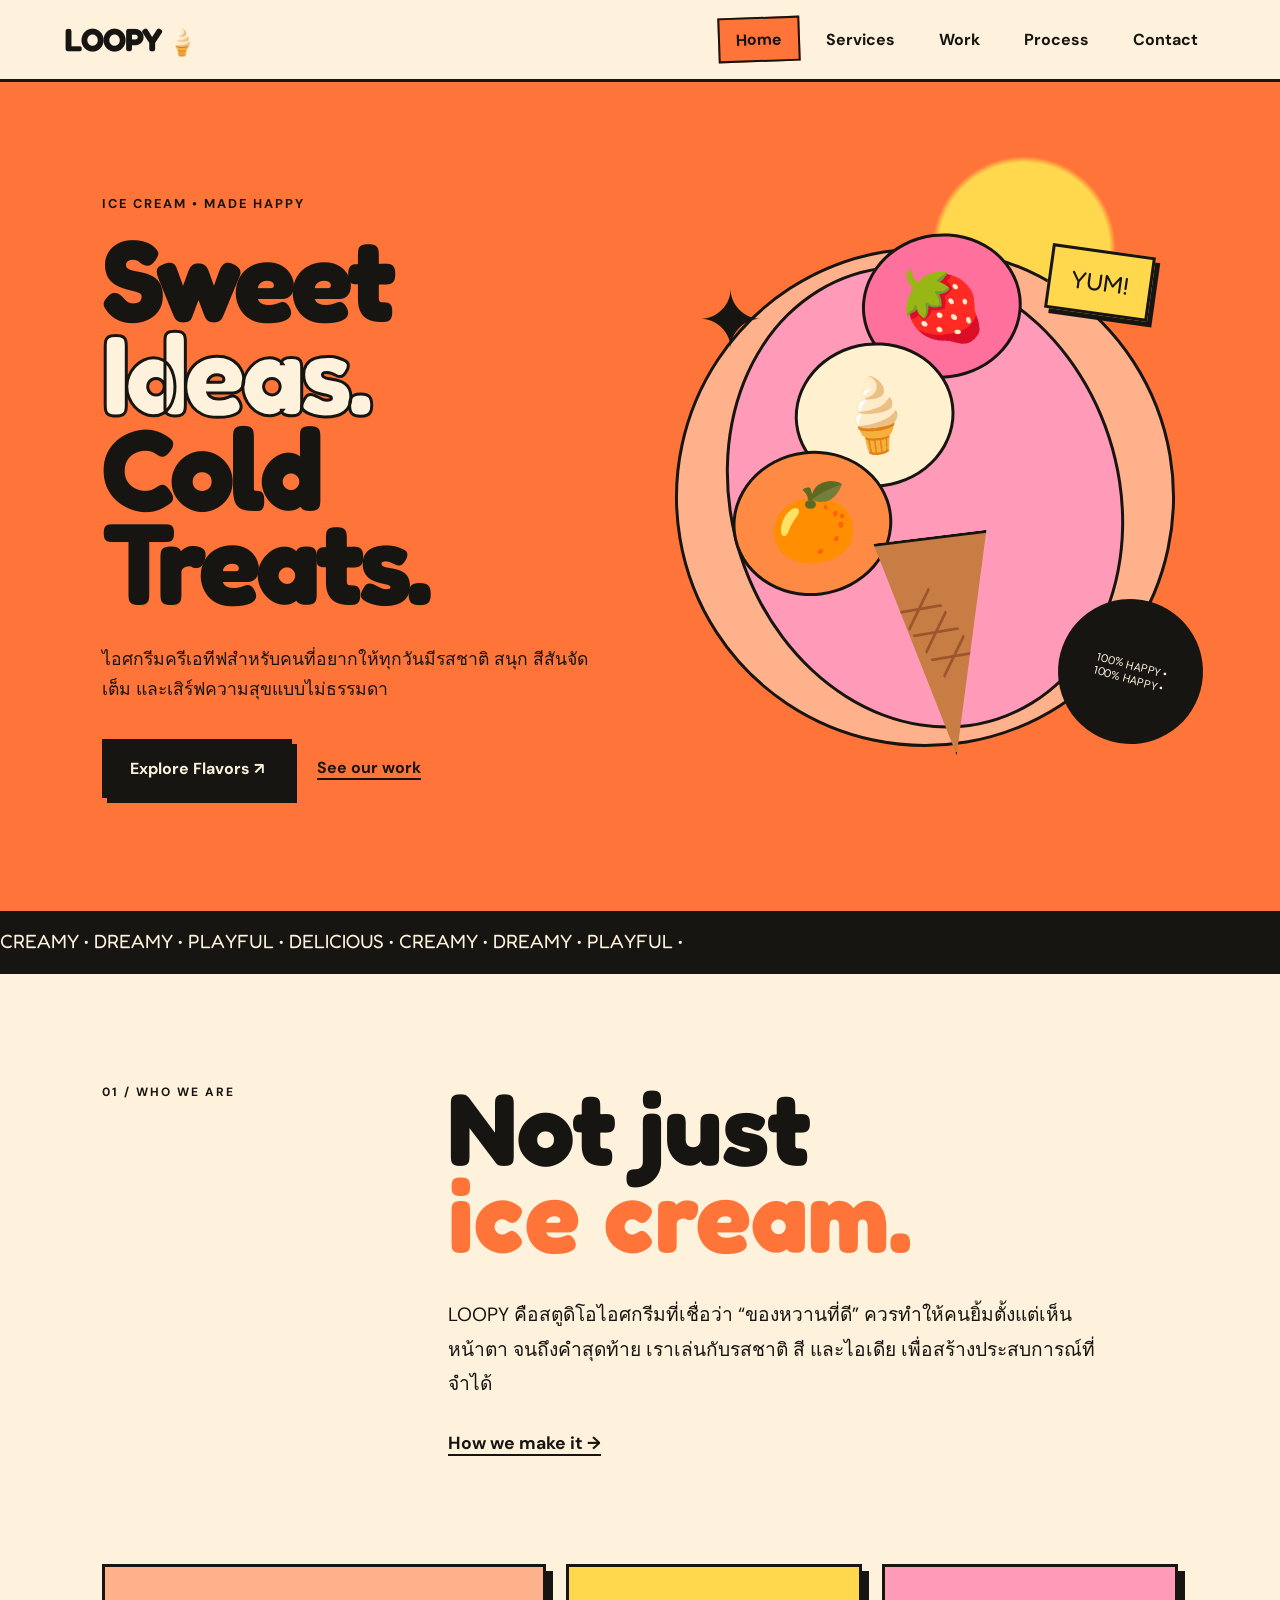
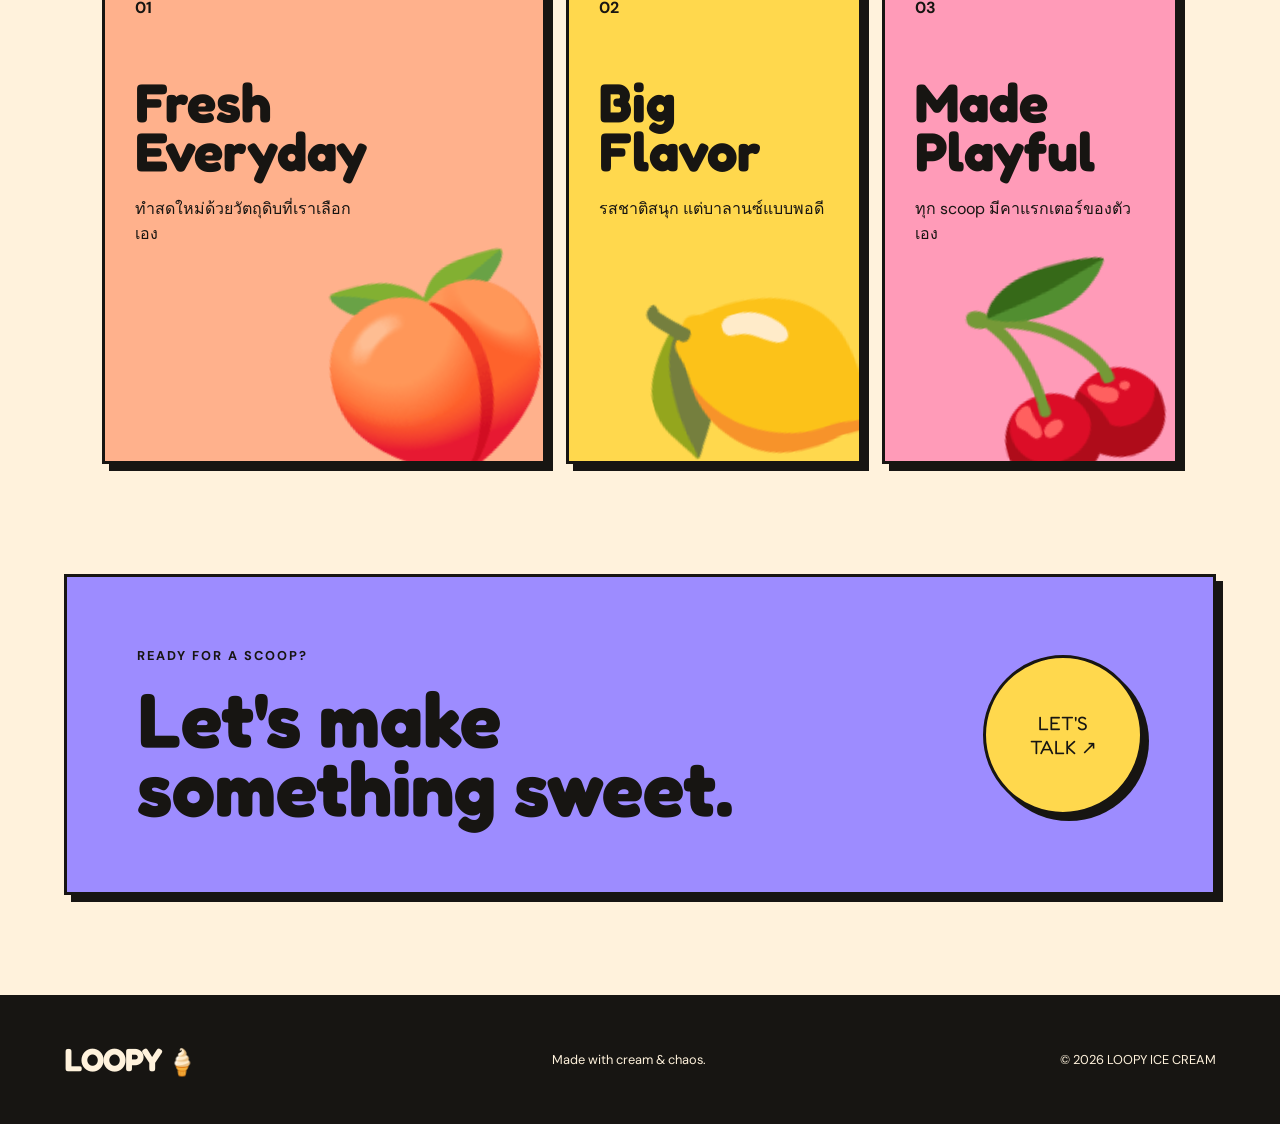
<file: index.html>
<!DOCTYPE html>
<html lang="th">
<head>
  <meta charset="UTF-8">
  <meta name="viewport" content="width=device-width, initial-scale=1.0">
  <title>LOOPY — Ice Cream Studio</title>
  <link rel="stylesheet" href="style.css">
</head>
<body>

<header class="navbar">
  <a href="index.html" class="logo">LOOPY<span>🍦</span></a>
  <button class="menu-toggle" aria-label="Open menu">☰</button>
  <nav>
    <a href="index.html" class="active">Home</a>
    <a href="services.html">Services</a>
    <a href="work.html">Work</a>
    <a href="process.html">Process</a>
    <a href="contact.html">Contact</a>
  </nav>
</header>

<main>

<section class="hero">
  <div class="hero-copy reveal">
    <p class="eyebrow">ICE CREAM • MADE HAPPY</p>
    <h1>Sweet<br><span>Ideas.</span><br>Cold Treats.</h1>
    <p class="hero-text">
      ไอศกรีมครีเอทีฟสำหรับคนที่อยากให้ทุกวันมีรสชาติ
      สนุก สีสันจัดเต็ม และเสิร์ฟความสุขแบบไม่ธรรมดา
    </p>
    <div class="hero-actions">
      <a class="btn btn-dark" href="services.html">Explore Flavors ↗</a>
      <a class="text-link" href="work.html">See our work</a>
    </div>
  </div>

  <div class="hero-art reveal">
    <div class="blob blob-orange"></div>
    <div class="blob blob-pink"></div>
    <div class="star">✦</div>
    <div class="circle-text">100% HAPPY • 100% HAPPY •</div>
    <div class="icecream-main">
      <div class="scoop scoop-pink">🍓</div>
      <div class="scoop scoop-cream">🍦</div>
      <div class="scoop scoop-orange">🍊</div>
      <div class="cone">▲</div>
    </div>
    <div class="sticker">YUM!</div>
  </div>
</section>

<section class="ticker">
  <div>CREAMY • DREAMY • PLAYFUL • DELICIOUS • CREAMY • DREAMY • PLAYFUL •</div>
</section>

<section class="intro section">
  <div class="section-label">01 / WHO WE ARE</div>
  <div>
    <h2>Not just<br><em>ice cream.</em></h2>
    <p>
      LOOPY คือสตูดิโอไอศกรีมที่เชื่อว่า “ของหวานที่ดี”
      ควรทำให้คนยิ้มตั้งแต่เห็นหน้าตา จนถึงคำสุดท้าย
      เราเล่นกับรสชาติ สี และไอเดีย เพื่อสร้างประสบการณ์ที่จำได้
    </p>
    <a class="arrow-link" href="process.html">How we make it →</a>
  </div>
</section>

<section class="feature-grid section">
  <div class="feature-card big peach">
    <span>01</span>
    <h3>Fresh<br>Everyday</h3>
    <p>ทำสดใหม่ด้วยวัตถุดิบที่เราเลือกเอง</p>
    <div class="giant-emoji">🍑</div>
  </div>

  <div class="feature-card yellow">
    <span>02</span>
    <h3>Big<br>Flavor</h3>
    <p>รสชาติสนุก แต่บาลานซ์แบบพอดี</p>
    <div class="giant-emoji">🍋</div>
  </div>

  <div class="feature-card pink">
    <span>03</span>
    <h3>Made<br>Playful</h3>
    <p>ทุก scoop มีคาแรกเตอร์ของตัวเอง</p>
    <div class="giant-emoji">🍒</div>
  </div>
</section>

<section class="cta-banner">
  <div>
    <p class="eyebrow">READY FOR A SCOOP?</p>
    <h2>Let's make<br>something sweet.</h2>
  </div>
  <a href="contact.html" class="circle-btn">LET'S<br>TALK ↗</a>
</section>

</main>

<footer>
  <div class="logo">LOOPY<span>🍦</span></div>
  <p>Made with cream & chaos.</p>
  <p>© 2026 LOOPY ICE CREAM</p>
</footer>

<script src="script.js"></script>
</body>
</html>
</file>
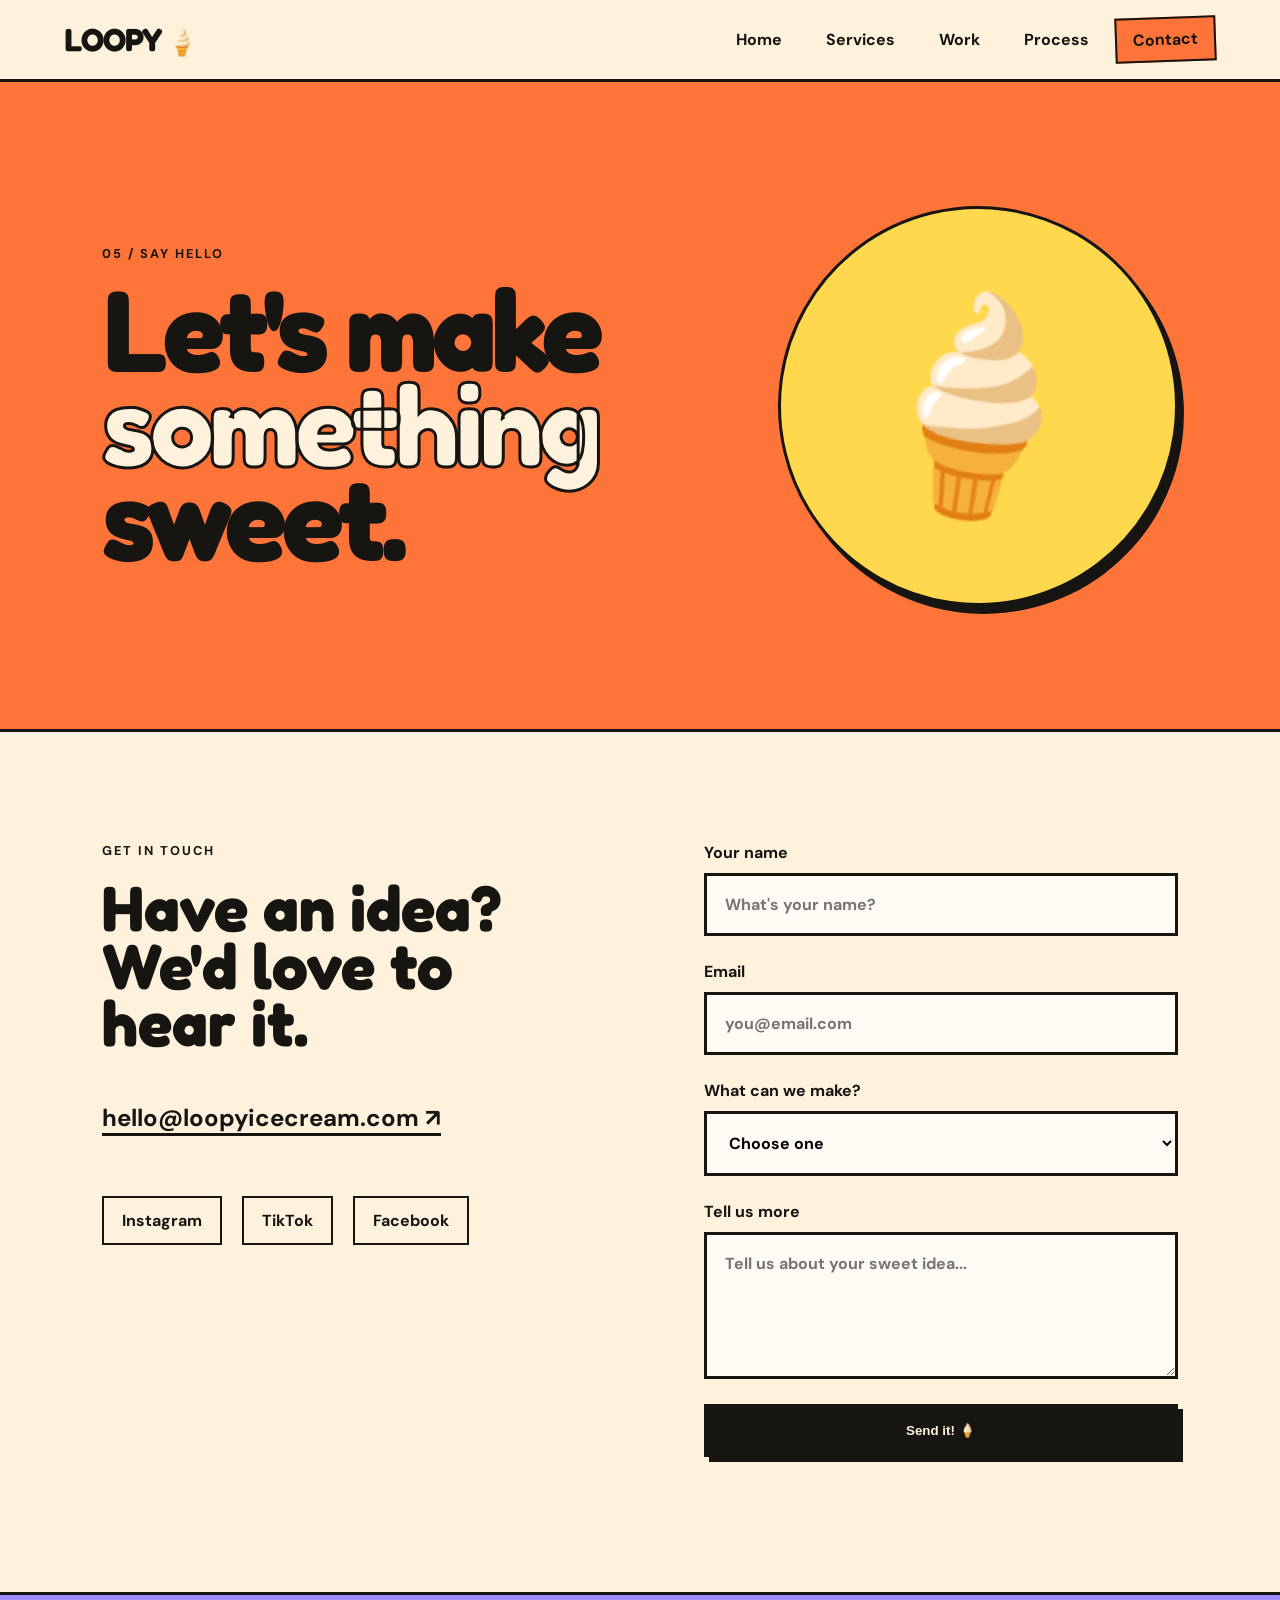
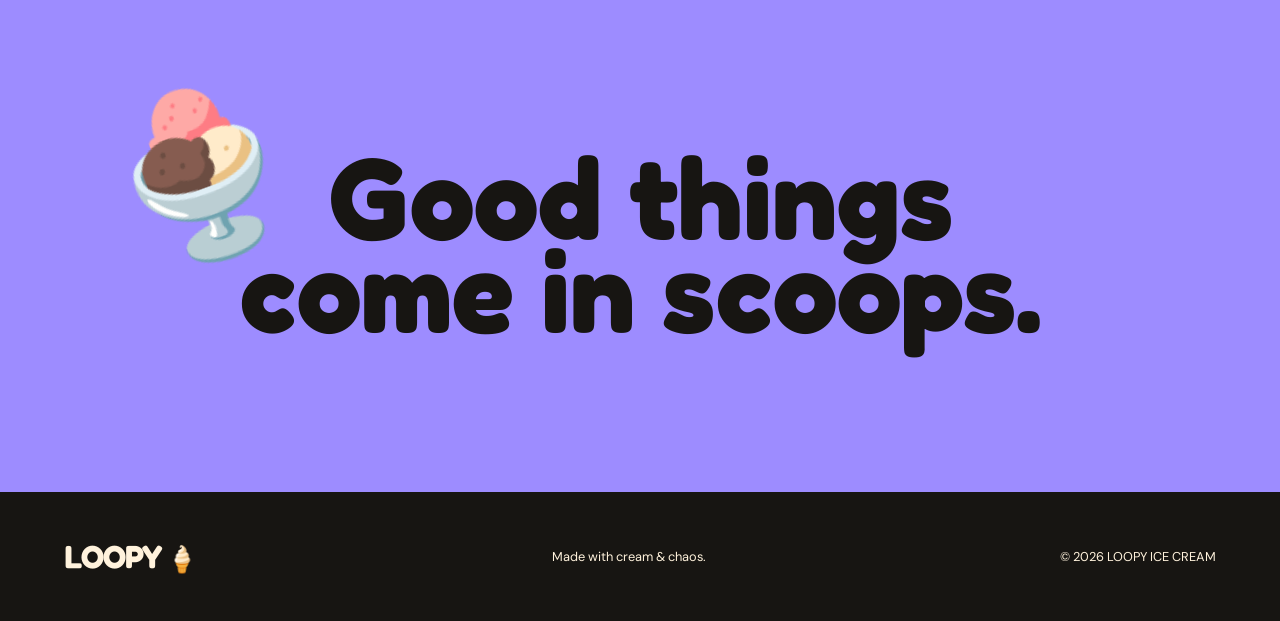
<file: contact.html>
<!DOCTYPE html>
<html lang="th">
<head>
  <meta charset="UTF-8">
  <meta name="viewport" content="width=device-width, initial-scale=1.0">
  <title>LOOPY — Contact</title>
  <link rel="stylesheet" href="style.css">
</head>
<body>

<header class="navbar">
  <a href="index.html" class="logo">LOOPY<span>🍦</span></a>
  <button class="menu-toggle">☰</button>
  <nav>
    <a href="index.html">Home</a>
    <a href="services.html">Services</a>
    <a href="work.html">Work</a>
    <a href="process.html">Process</a>
    <a href="contact.html" class="active">Contact</a>
  </nav>
</header>

<main>

<section class="contact-hero">
  <div>
    <p class="eyebrow">05 / SAY HELLO</p>
    <h1>Let's make<br><span>something</span><br>sweet.</h1>
  </div>
  <div class="contact-emoji">🍦</div>
</section>

<section class="contact-section section">

  <div class="contact-info">
    <p class="eyebrow">GET IN TOUCH</p>
    <h2>Have an idea?<br>We'd love to hear it.</h2>

    <a href="mailto:hello@loopyicecream.com" class="big-email">
      hello@loopyicecream.com ↗
    </a>

    <div class="socials">
      <a href="#">Instagram</a>
      <a href="#">TikTok</a>
      <a href="#">Facebook</a>
    </div>
  </div>

  <form class="contact-form" id="contactForm">

    <label>
      Your name
      <input type="text" placeholder="What's your name?" required>
    </label>

    <label>
      Email
      <input type="email" placeholder="you@email.com" required>
    </label>

    <label>
      What can we make?
      <select required>
        <option value="">Choose one</option>
        <option>Signature Flavor</option>
        <option>Pop-up Ice Cream</option>
        <option>Brand Collaboration</option>
        <option>Sweet Event</option>
      </select>
    </label>

    <label>
      Tell us more
      <textarea rows="5" placeholder="Tell us about your sweet idea..."></textarea>
    </label>

    <button class="btn btn-dark" type="submit">
      Send it! 🍦
    </button>

    <p class="form-message" id="formMessage"></p>

  </form>

</section>

<section class="contact-bottom">
  <div class="floating-scoop">🍨</div>
  <h2>Good things<br>come in scoops.</h2>
</section>

</main>

<footer>
  <div class="logo">LOOPY<span>🍦</span></div>
  <p>Made with cream & chaos.</p>
  <p>© 2026 LOOPY ICE CREAM</p>
</footer>

<script src="script.js"></script>
</body>
</html>
</file>
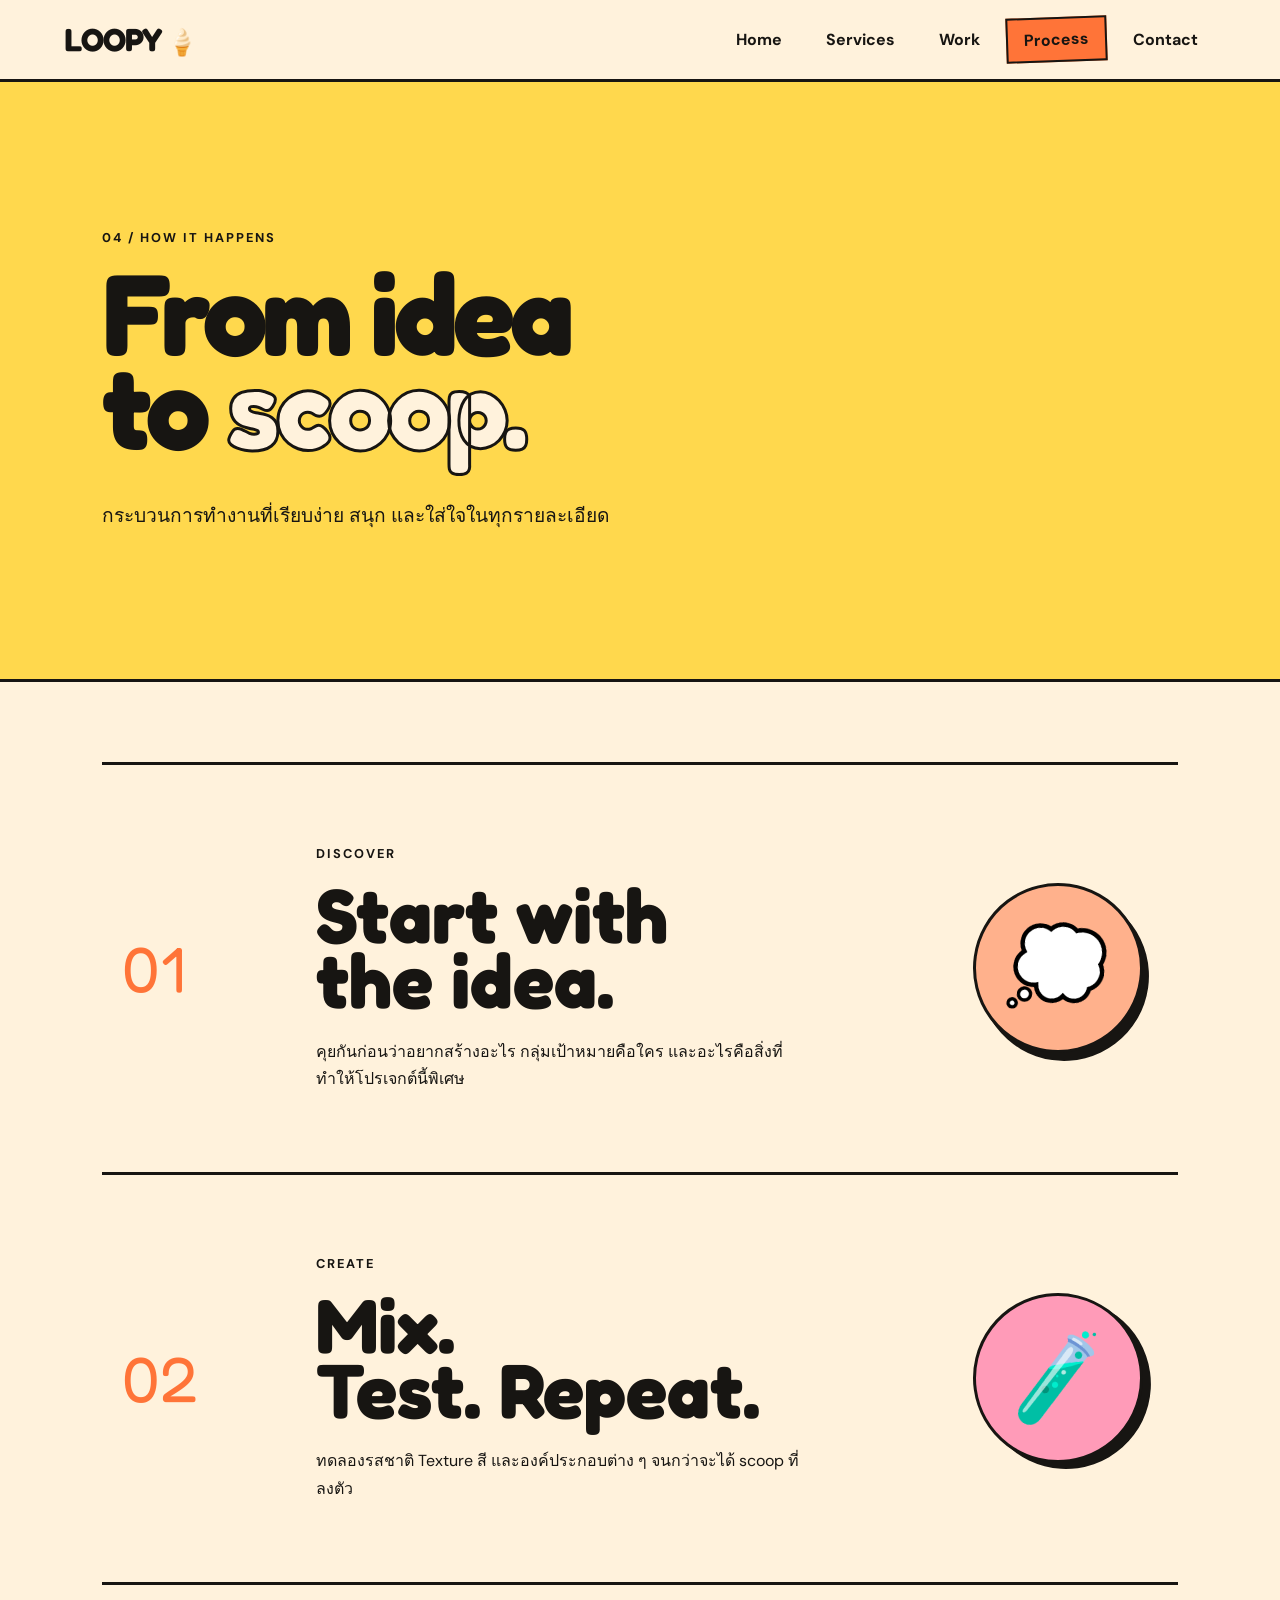
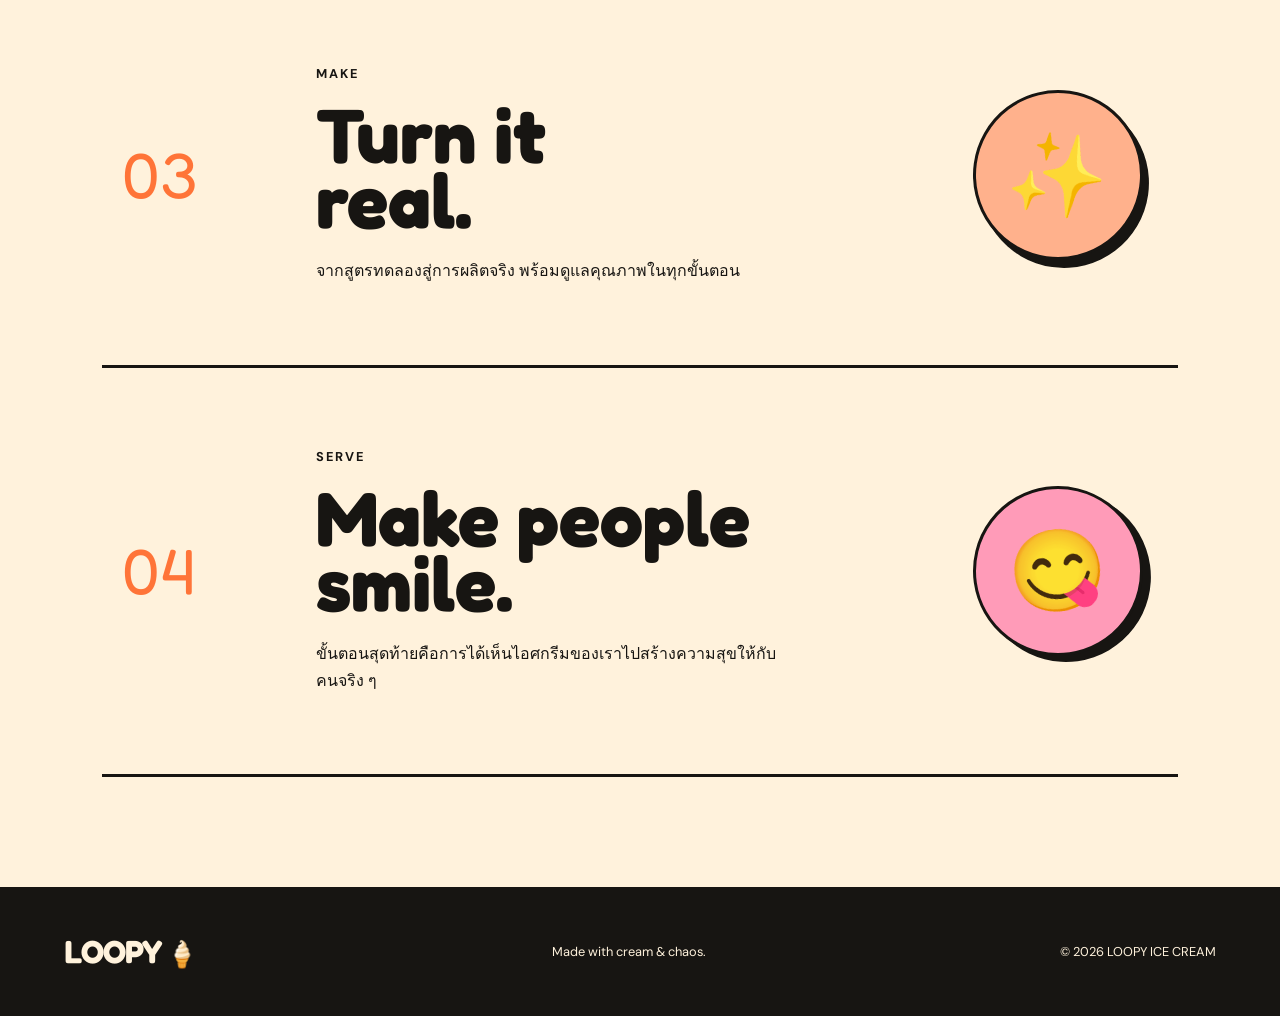
<file: process.html>
<!DOCTYPE html>
<html lang="th">
<head>
  <meta charset="UTF-8">
  <meta name="viewport" content="width=device-width, initial-scale=1.0">
  <title>LOOPY — Process</title>
  <link rel="stylesheet" href="style.css">
</head>
<body>

<header class="navbar">
  <a href="index.html" class="logo">LOOPY<span>🍦</span></a>
  <button class="menu-toggle">☰</button>
  <nav>
    <a href="index.html">Home</a>
    <a href="services.html">Services</a>
    <a href="work.html">Work</a>
    <a href="process.html" class="active">Process</a>
    <a href="contact.html">Contact</a>
  </nav>
</header>

<main>

<section class="page-hero yellow-bg">
  <p class="eyebrow">04 / HOW IT HAPPENS</p>
  <h1>From idea<br>to <span>scoop.</span></h1>
  <p>กระบวนการทำงานที่เรียบง่าย สนุก และใส่ใจในทุกรายละเอียด</p>
</section>

<section class="process section">

  <div class="process-item">
    <div class="process-big">01</div>
    <div class="process-content">
      <p class="eyebrow">DISCOVER</p>
      <h2>Start with<br>the idea.</h2>
      <p>คุยกันก่อนว่าอยากสร้างอะไร กลุ่มเป้าหมายคือใคร และอะไรคือสิ่งที่ทำให้โปรเจกต์นี้พิเศษ</p>
    </div>
    <div class="process-shape">💭</div>
  </div>

  <div class="process-item">
    <div class="process-big">02</div>
    <div class="process-content">
      <p class="eyebrow">CREATE</p>
      <h2>Mix.<br>Test. Repeat.</h2>
      <p>ทดลองรสชาติ Texture สี และองค์ประกอบต่าง ๆ จนกว่าจะได้ scoop ที่ลงตัว</p>
    </div>
    <div class="process-shape">🧪</div>
  </div>

  <div class="process-item">
    <div class="process-big">03</div>
    <div class="process-content">
      <p class="eyebrow">MAKE</p>
      <h2>Turn it<br>real.</h2>
      <p>จากสูตรทดลองสู่การผลิตจริง พร้อมดูแลคุณภาพในทุกขั้นตอน</p>
    </div>
    <div class="process-shape">✨</div>
  </div>

  <div class="process-item">
    <div class="process-big">04</div>
    <div class="process-content">
      <p class="eyebrow">SERVE</p>
      <h2>Make people<br>smile.</h2>
      <p>ขั้นตอนสุดท้ายคือการได้เห็นไอศกรีมของเราไปสร้างความสุขให้กับคนจริง ๆ</p>
    </div>
    <div class="process-shape">😋</div>
  </div>

</section>

</main>

<footer>
  <div class="logo">LOOPY<span>🍦</span></div>
  <p>Made with cream & chaos.</p>
  <p>© 2026 LOOPY ICE CREAM</p>
</footer>

<script src="script.js"></script>
</body>
</html>
</file>
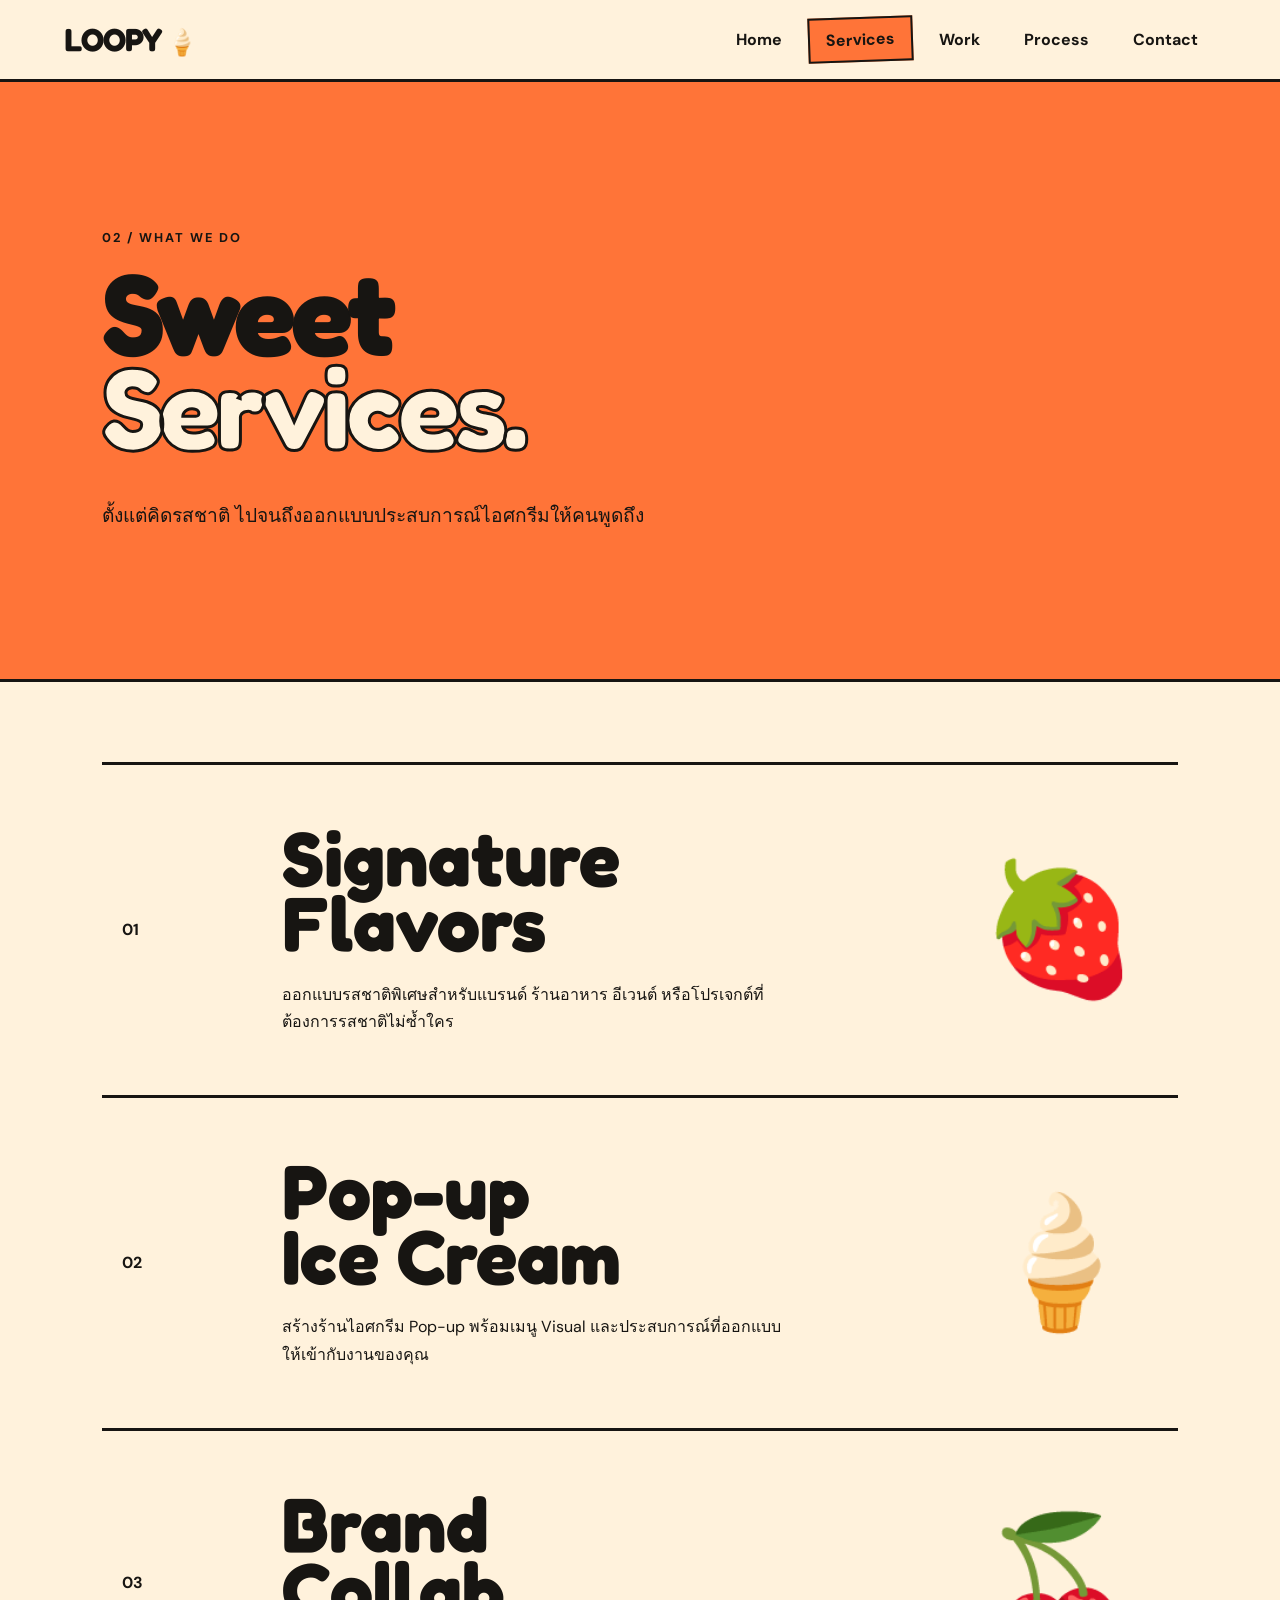
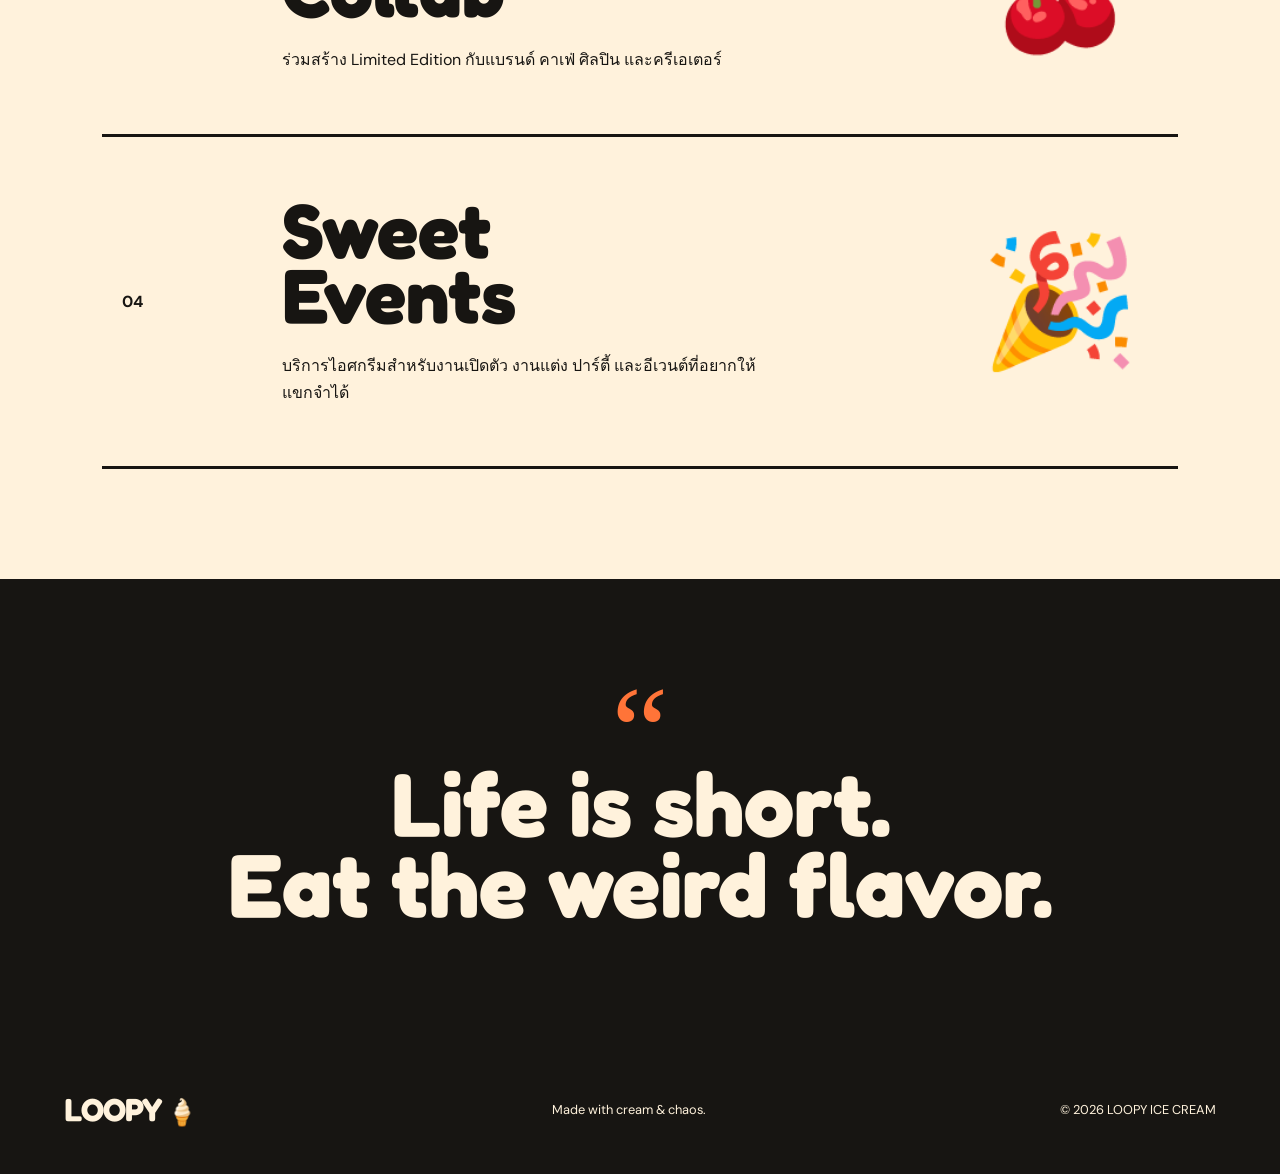
<file: services.html>
<!DOCTYPE html>
<html lang="th">
<head>
  <meta charset="UTF-8">
  <meta name="viewport" content="width=device-width, initial-scale=1.0">
  <title>LOOPY — Services</title>
  <link rel="stylesheet" href="style.css">
</head>
<body>

<header class="navbar">
  <a href="index.html" class="logo">LOOPY<span>🍦</span></a>
  <button class="menu-toggle">☰</button>
  <nav>
    <a href="index.html">Home</a>
    <a href="services.html" class="active">Services</a>
    <a href="work.html">Work</a>
    <a href="process.html">Process</a>
    <a href="contact.html">Contact</a>
  </nav>
</header>

<main>

<section class="page-hero orange-bg">
  <p class="eyebrow">02 / WHAT WE DO</p>
  <h1>Sweet<br><span>Services.</span></h1>
  <p>ตั้งแต่คิดรสชาติ ไปจนถึงออกแบบประสบการณ์ไอศกรีมให้คนพูดถึง</p>
</section>

<section class="services-list section">

  <article class="service-row">
    <div class="service-number">01</div>
    <div>
      <h2>Signature<br>Flavors</h2>
      <p>ออกแบบรสชาติพิเศษสำหรับแบรนด์ ร้านอาหาร อีเวนต์ หรือโปรเจกต์ที่ต้องการรสชาติไม่ซ้ำใคร</p>
    </div>
    <div class="service-icon">🍓</div>
  </article>

  <article class="service-row">
    <div class="service-number">02</div>
    <div>
      <h2>Pop-up<br>Ice Cream</h2>
      <p>สร้างร้านไอศกรีม Pop-up พร้อมเมนู Visual และประสบการณ์ที่ออกแบบให้เข้ากับงานของคุณ</p>
    </div>
    <div class="service-icon">🍦</div>
  </article>

  <article class="service-row">
    <div class="service-number">03</div>
    <div>
      <h2>Brand<br>Collab</h2>
      <p>ร่วมสร้าง Limited Edition กับแบรนด์ คาเฟ่ ศิลปิน และครีเอเตอร์</p>
    </div>
    <div class="service-icon">🍒</div>
  </article>

  <article class="service-row">
    <div class="service-number">04</div>
    <div>
      <h2>Sweet<br>Events</h2>
      <p>บริการไอศกรีมสำหรับงานเปิดตัว งานแต่ง ปาร์ตี้ และอีเวนต์ที่อยากให้แขกจำได้</p>
    </div>
    <div class="service-icon">🎉</div>
  </article>

</section>

<section class="quote-section">
  <div class="quote-mark">“</div>
  <h2>Life is short.<br>Eat the weird flavor.</h2>
</section>

</main>

<footer>
  <div class="logo">LOOPY<span>🍦</span></div>
  <p>Made with cream & chaos.</p>
  <p>© 2026 LOOPY ICE CREAM</p>
</footer>

<script src="script.js"></script>
</body>
</html>
</file>
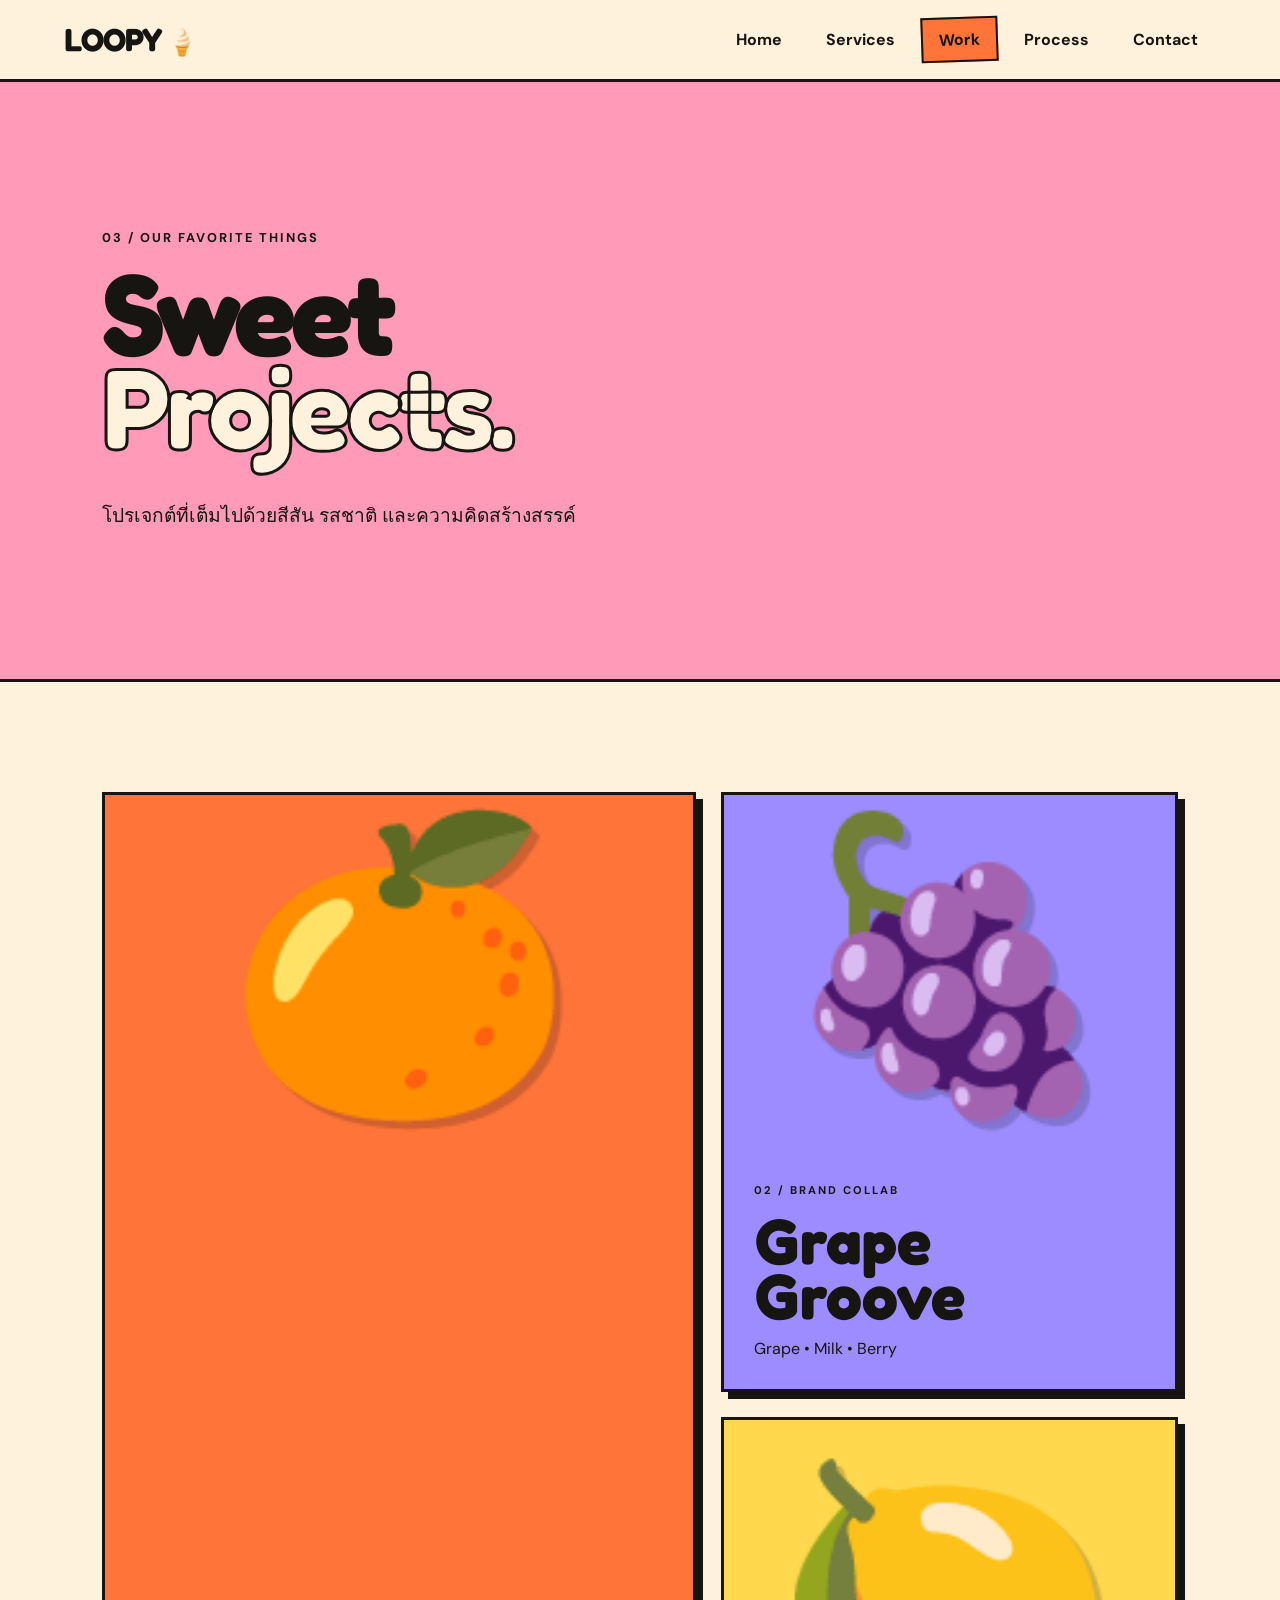
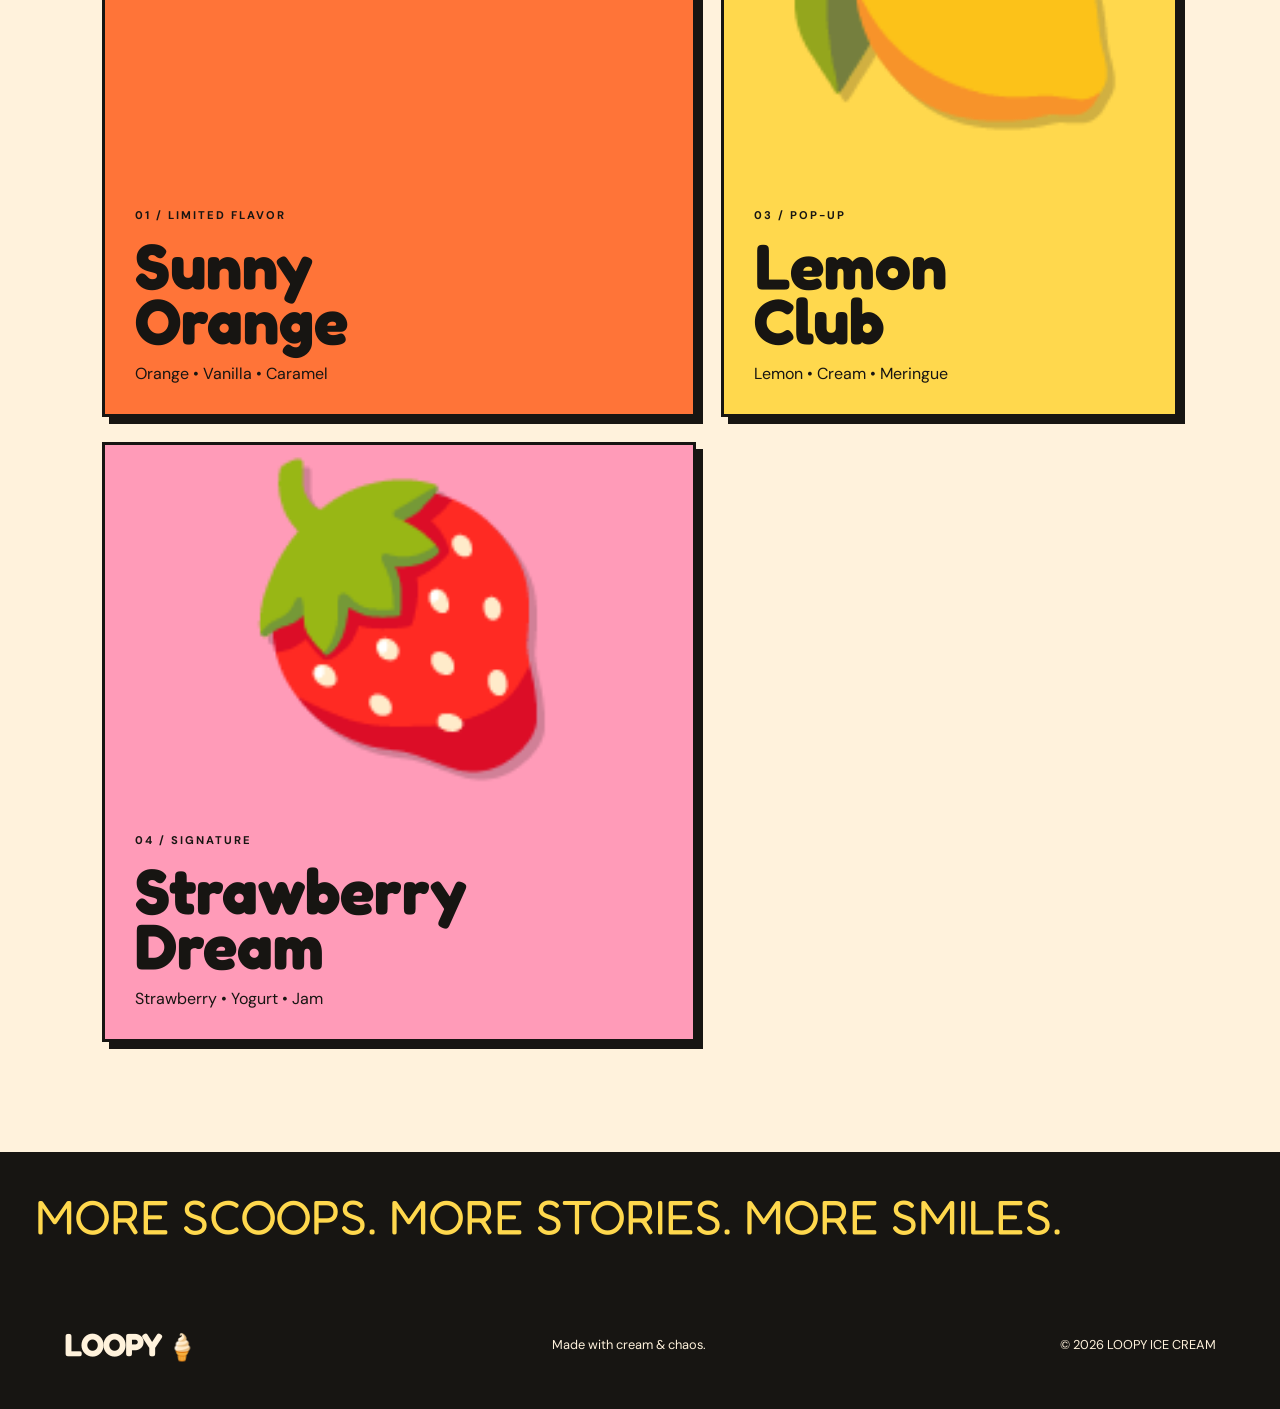
<file: work.html>
<!DOCTYPE html>
<html lang="th">
<head>
  <meta charset="UTF-8">
  <meta name="viewport" content="width=device-width, initial-scale=1.0">
  <title>LOOPY — Our Work</title>
  <link rel="stylesheet" href="style.css">
</head>
<body>

<header class="navbar">
  <a href="index.html" class="logo">LOOPY<span>🍦</span></a>
  <button class="menu-toggle">☰</button>
  <nav>
    <a href="index.html">Home</a>
    <a href="services.html">Services</a>
    <a href="work.html" class="active">Work</a>
    <a href="process.html">Process</a>
    <a href="contact.html">Contact</a>
  </nav>
</header>

<main>

<section class="page-hero pink-bg">
  <p class="eyebrow">03 / OUR FAVORITE THINGS</p>
  <h1>Sweet<br><span>Projects.</span></h1>
  <p>โปรเจกต์ที่เต็มไปด้วยสีสัน รสชาติ และความคิดสร้างสรรค์</p>
</section>

<section class="work-grid section">

  <article class="work-card work-large orange-card">
    <div class="work-art">🍊</div>
    <div class="work-info">
      <span>01 / LIMITED FLAVOR</span>
      <h2>Sunny<br>Orange</h2>
      <p>Orange • Vanilla • Caramel</p>
    </div>
  </article>

  <article class="work-card purple-card">
    <div class="work-art">🍇</div>
    <div class="work-info">
      <span>02 / BRAND COLLAB</span>
      <h2>Grape<br>Groove</h2>
      <p>Grape • Milk • Berry</p>
    </div>
  </article>

  <article class="work-card yellow-card">
    <div class="work-art">🍋</div>
    <div class="work-info">
      <span>03 / POP-UP</span>
      <h2>Lemon<br>Club</h2>
      <p>Lemon • Cream • Meringue</p>
    </div>
  </article>

  <article class="work-card pink-card">
    <div class="work-art">🍓</div>
    <div class="work-info">
      <span>04 / SIGNATURE</span>
      <h2>Strawberry<br>Dream</h2>
      <p>Strawberry • Yogurt • Jam</p>
    </div>
  </article>

</section>

<section class="marquee-message">
  <span>MORE SCOOPS. MORE STORIES. MORE SMILES.</span>
</section>

</main>

<footer>
  <div class="logo">LOOPY<span>🍦</span></div>
  <p>Made with cream & chaos.</p>
  <p>© 2026 LOOPY ICE CREAM</p>
</footer>

<script src="script.js"></script>
</body>
</html>
</file>
<file: style.css>
@import url('https://fonts.googleapis.com/css2?family=DM+Sans:wght@400;500;700&family=Fredoka:wght@400;500;600;700&display=swap');

:root {
  --orange: #ff7438;
  --orange-dark: #e94f19;
  --peach: #ffb18c;
  --cream: #fff2dc;
  --pink: #ff9bb8;
  --yellow: #ffd84d;
  --purple: #9d8cff;
  --dark: #171512;
  --white: #fffaf3;
  --border: 3px solid var(--dark);
  --shadow: 7px 7px 0 var(--dark);
}

* {
  box-sizing: border-box;
  margin: 0;
  padding: 0;
}

html {
  scroll-behavior: smooth;
}

body {
  background: var(--cream);
  color: var(--dark);
  font-family: "DM Sans", sans-serif;
  overflow-x: hidden;
}

a {
  color: inherit;
  text-decoration: none;
}

.navbar {
  width: 100%;
  height: 82px;
  padding: 0 5vw;
  display: flex;
  align-items: center;
  justify-content: space-between;
  border-bottom: var(--border);
  background: var(--cream);
  position: relative;
  z-index: 20;
}

.logo {
  font-family: Fredoka, sans-serif;
  font-size: 2rem;
  font-weight: 700;
  letter-spacing: -1px;
}

.logo span {
  font-size: 1.6rem;
  margin-left: 5px;
}

nav {
  display: flex;
  gap: 8px;
}

nav a {
  padding: 10px 16px;
  font-weight: 700;
  border: 2px solid transparent;
  transition: .25s ease;
}

nav a:hover,
nav a.active {
  background: var(--orange);
  border-color: var(--dark);
  transform: rotate(-2deg);
}

.menu-toggle {
  display: none;
  border: var(--border);
  background: var(--orange);
  font-size: 1.4rem;
  padding: 7px 11px;
}

.hero {
  min-height: calc(100vh - 82px);
  padding: 7vw 8vw;
  display: grid;
  grid-template-columns: 1fr 1fr;
  align-items: center;
  gap: 5vw;
  background:
    radial-gradient(circle at 80% 20%, #ffd84d 0 7%, transparent 7.5%),
    var(--orange);
  overflow: hidden;
}

.eyebrow {
  font-size: .8rem;
  font-weight: 700;
  letter-spacing: 2px;
  margin-bottom: 20px;
}

.hero h1,
.page-hero h1,
.contact-hero h1 {
  font-family: Fredoka, sans-serif;
  font-size: clamp(4.5rem, 9vw, 9.5rem);
  line-height: .82;
  letter-spacing: -5px;
}

.hero h1 span,
.page-hero h1 span,
.contact-hero h1 span {
  color: var(--cream);
  -webkit-text-stroke: 3px var(--dark);
}

.hero-text {
  max-width: 520px;
  margin: 35px 0;
  font-size: 1.1rem;
  line-height: 1.7;
}

.hero-actions {
  display: flex;
  gap: 25px;
  align-items: center;
}

.btn {
  display: inline-block;
  padding: 16px 25px;
  border: var(--border);
  font-weight: 700;
  box-shadow: 5px 5px 0 var(--dark);
  transition: .2s ease;
  cursor: pointer;
}

.btn:hover {
  transform: translate(4px, 4px);
  box-shadow: 1px 1px 0 var(--dark);
}

.btn-dark {
  background: var(--dark);
  color: var(--cream);
}

.text-link {
  border-bottom: 2px solid var(--dark);
  font-weight: 700;
}

.hero-art {
  height: 650px;
  position: relative;
  display: grid;
  place-items: center;
}

.blob {
  position: absolute;
  border: var(--border);
  border-radius: 50%;
}

.blob-orange {
  width: 500px;
  height: 500px;
  background: var(--peach);
  transform: rotate(12deg);
}

.blob-pink {
  width: 390px;
  height: 470px;
  background: var(--pink);
  transform: rotate(-18deg);
}

.icecream-main {
  position: relative;
  z-index: 4;
  transform: rotate(-7deg);
  animation: float 4s ease-in-out infinite;
}

.scoop {
  width: 160px;
  height: 145px;
  border: var(--border);
  border-radius: 50%;
  display: grid;
  place-items: center;
  font-size: 4.5rem;
  margin-bottom: -45px;
  position: relative;
}

.scoop-pink {
  background: #ff709c;
  margin-left: 80px;
}

.scoop-cream {
  background: #fff1d0;
}

.scoop-orange {
  background: #ff8a43;
  margin-left: -75px;
}

.cone {
  width: 150px;
  height: 220px;
  background: #c87d45;
  border: var(--border);
  margin: 0 auto;
  clip-path: polygon(12% 0, 88% 0, 50% 100%);
  font-size: 0;
  position: relative;
}

.cone::after {
  content: "╳ ╳ ╳";
  color: #9c552d;
  font-size: 35px;
  position: absolute;
  top: 70px;
  left: 27px;
  transform: rotate(60deg);
}

.star {
  position: absolute;
  z-index: 8;
  top: 15%;
  left: 5%;
  font-size: 5rem;
  animation: spin 8s linear infinite;
}

.circle-text {
  position: absolute;
  right: -5%;
  bottom: 12%;
  background: var(--dark);
  color: var(--cream);
  border-radius: 50%;
  width: 145px;
  height: 145px;
  display: grid;
  place-items: center;
  text-align: center;
  font-size: .7rem;
  padding: 25px;
  transform: rotate(15deg);
}

.sticker {
  position: absolute;
  right: 5%;
  top: 12%;
  z-index: 10;
  background: var(--yellow);
  border: var(--border);
  padding: 15px 20px;
  font-family: Fredoka;
  font-size: 1.5rem;
  transform: rotate(8deg);
  box-shadow: 5px 5px 0 var(--dark);
}

.ticker {
  border-bottom: var(--border);
  overflow: hidden;
  white-space: nowrap;
  background: var(--dark);
  color: var(--cream);
  padding: 18px 0;
  font-family: Fredoka;
  font-size: 1.2rem;
}

.ticker div {
  animation: marquee 18s linear infinite;
}

.section {
  padding: 110px 8vw;
}

.intro {
  display: grid;
  grid-template-columns: .35fr 1fr;
  gap: 7vw;
}

.section-label {
  font-size: .75rem;
  font-weight: 700;
  letter-spacing: 2px;
}

.intro h2 {
  font-family: Fredoka;
  font-size: clamp(4rem, 8vw, 8rem);
  line-height: .85;
  margin-bottom: 40px;
}

.intro h2 em {
  color: var(--orange);
  font-style: normal;
}

.intro p {
  max-width: 650px;
  font-size: 1.2rem;
  line-height: 1.8;
  margin-bottom: 30px;
}

.arrow-link {
  font-weight: 700;
  font-size: 1.1rem;
  border-bottom: 2px solid var(--dark);
}

.feature-grid {
  padding-top: 0;
  display: grid;
  grid-template-columns: 1.5fr 1fr 1fr;
  gap: 20px;
}

.feature-card {
  min-height: 500px;
  padding: 30px;
  border: var(--border);
  box-shadow: var(--shadow);
  position: relative;
  overflow: hidden;
  transition: .3s ease;
}

.feature-card:hover {
  transform: translateY(-10px) rotate(-1deg);
}

.feature-card span {
  font-weight: 700;
}

.feature-card h3 {
  font-family: Fredoka;
  font-size: 3.4rem;
  line-height: .9;
  margin-top: 60px;
}

.feature-card p {
  margin-top: 20px;
  max-width: 230px;
}

.peach { background: var(--peach); }
.yellow { background: var(--yellow); }
.pink { background: var(--pink); }

.giant-emoji {
  position: absolute;
  right: -15px;
  bottom: -35px;
  font-size: 12rem;
  transform: rotate(-15deg);
}

.cta-banner {
  margin: 0 5vw 100px;
  padding: 70px;
  background: var(--purple);
  border: var(--border);
  box-shadow: var(--shadow);
  display: flex;
  justify-content: space-between;
  align-items: center;
}

.cta-banner h2 {
  font-family: Fredoka;
  font-size: clamp(3.5rem, 6vw, 6rem);
  line-height: .9;
}

.circle-btn {
  width: 160px;
  height: 160px;
  border-radius: 50%;
  border: var(--border);
  background: var(--yellow);
  display: grid;
  place-items: center;
  text-align: center;
  font-family: Fredoka;
  font-size: 1.2rem;
  box-shadow: 6px 6px 0 var(--dark);
  transition: .3s;
}

.circle-btn:hover {
  transform: rotate(15deg) scale(1.05);
}

.page-hero {
  min-height: 600px;
  padding: 100px 8vw;
  border-bottom: var(--border);
  display: flex;
  flex-direction: column;
  justify-content: center;
}

.page-hero p:last-child {
  max-width: 550px;
  font-size: 1.2rem;
  line-height: 1.7;
  margin-top: 45px;
}

.orange-bg { background: var(--orange); }
.pink-bg { background: var(--pink); }
.yellow-bg { background: var(--yellow); }

.services-list {
  padding-top: 80px;
}

.service-row {
  display: grid;
  grid-template-columns: .2fr 1fr .3fr;
  align-items: center;
  gap: 30px;
  border-top: var(--border);
  padding: 60px 20px;
  transition: .3s;
}

.service-row:last-child {
  border-bottom: var(--border);
}

.service-row:hover {
  background: var(--orange);
  padding-left: 40px;
}

.service-number {
  font-weight: 700;
}

.service-row h2 {
  font-family: Fredoka;
  font-size: clamp(3rem, 6vw, 6rem);
  line-height: .85;
}

.service-row p {
  max-width: 500px;
  margin-top: 25px;
  line-height: 1.7;
}

.service-icon {
  font-size: 8rem;
  text-align: center;
}

.quote-section {
  background: var(--dark);
  color: var(--cream);
  padding: 120px 10vw;
  text-align: center;
}

.quote-mark {
  color: var(--orange);
  font-family: Georgia;
  font-size: 8rem;
  line-height: .5;
}

.quote-section h2 {
  font-family: Fredoka;
  font-size: clamp(3rem, 7vw, 7rem);
  line-height: .9;
}

.work-grid {
  display: grid;
  grid-template-columns: 1.3fr 1fr;
  gap: 25px;
}

.work-card {
  min-height: 600px;
  border: var(--border);
  box-shadow: var(--shadow);
  padding: 30px;
  display: flex;
  flex-direction: column;
  justify-content: space-between;
  overflow: hidden;
  transition: .35s;
}

.work-card:hover {
  transform: rotate(-1.5deg) scale(.99);
}

.work-large {
  grid-row: span 2;
  min-height: 900px;
}

.orange-card { background: var(--orange); }
.purple-card { background: var(--purple); }
.yellow-card { background: var(--yellow); }
.pink-card { background: var(--pink); }

.work-art {
  font-size: clamp(12rem, 22vw, 25rem);
  text-align: center;
  line-height: 1;
  filter: drop-shadow(8px 8px 0 rgba(23,21,18,.2));
  transition: .5s;
}

.work-card:hover .work-art {
  transform: scale(1.1) rotate(8deg);
}

.work-info span {
  font-size: .7rem;
  font-weight: 700;
  letter-spacing: 2px;
}

.work-info h2 {
  font-family: Fredoka;
  font-size: clamp(3rem, 5vw, 5rem);
  line-height: .85;
  margin: 15px 0;
}

.marquee-message {
  padding: 35px;
  background: var(--dark);
  color: var(--yellow);
  font-family: Fredoka;
  font-size: 3rem;
  white-space: nowrap;
  overflow: hidden;
}

.marquee-message span {
  display: inline-block;
  animation: marquee 15s linear infinite;
}

.process {
  padding-top: 80px;
}

.process-item {
  display: grid;
  grid-template-columns: .25fr 1fr .3fr;
  gap: 40px;
  padding: 80px 20px;
  border-top: var(--border);
  align-items: center;
}

.process-item:last-child {
  border-bottom: var(--border);
}

.process-big {
  font-family: Fredoka;
  font-size: 4rem;
  color: var(--orange);
}

.process-content h2 {
  font-family: Fredoka;
  font-size: clamp(3rem, 6vw, 6rem);
  line-height: .85;
}

.process-content p:last-child {
  max-width: 500px;
  line-height: 1.7;
  margin-top: 25px;
}

.process-shape {
  width: 170px;
  height: 170px;
  background: var(--peach);
  border: var(--border);
  border-radius: 50%;
  display: grid;
  place-items: center;
  font-size: 5rem;
  box-shadow: var(--shadow);
  transform: rotate(8deg);
}

.process-item:nth-child(even) .process-shape {
  background: var(--pink);
  transform: rotate(-8deg);
}

.contact-hero {
  min-height: 650px;
  padding: 100px 8vw;
  background: var(--orange);
  display: flex;
  justify-content: space-between;
  align-items: center;
  border-bottom: var(--border);
}

.contact-emoji {
  width: 400px;
  height: 400px;
  border: var(--border);
  background: var(--yellow);
  border-radius: 50%;
  display: grid;
  place-items: center;
  font-size: 13rem;
  transform: rotate(8deg);
  box-shadow: var(--shadow);
  animation: float 4s ease-in-out infinite;
}

.contact-section {
  display: grid;
  grid-template-columns: 1fr 1fr;
  gap: 10vw;
}

.contact-info h2 {
  font-family: Fredoka;
  font-size: clamp(3rem, 5vw, 5rem);
  line-height: .9;
  margin-bottom: 50px;
}

.big-email {
  display: inline-block;
  font-size: clamp(1rem, 2vw, 1.5rem);
  font-weight: 700;
  border-bottom: 3px solid var(--dark);
}

.socials {
  display: flex;
  gap: 20px;
  margin-top: 60px;
  flex-wrap: wrap;
}

.socials a {
  padding: 12px 18px;
  border: 2px solid var(--dark);
  font-weight: 700;
}

.socials a:hover {
  background: var(--orange);
}

.contact-form {
  display: flex;
  flex-direction: column;
  gap: 25px;
}

.contact-form label {
  font-weight: 700;
}

.contact-form input,
.contact-form select,
.contact-form textarea {
  width: 100%;
  display: block;
  margin-top: 10px;
  padding: 18px;
  border: var(--border);
  background: var(--white);
  font: inherit;
  outline: none;
  resize: vertical;
}

.contact-form input:focus,
.contact-form select:focus,
.contact-form textarea:focus {
  background: var(--yellow);
}

.form-message {
  font-weight: 700;
  color: var(--orange-dark);
}

.contact-bottom {
  min-height: 500px;
  background: var(--purple);
  border-top: var(--border);
  display: grid;
  place-items: center;
  position: relative;
  overflow: hidden;
}

.contact-bottom h2 {
  font-family: Fredoka;
  font-size: clamp(4rem, 9vw, 9rem);
  line-height: .8;
  text-align: center;
}

.floating-scoop {
  position: absolute;
  font-size: 10rem;
  left: 8%;
  top: 15%;
  transform: rotate(-20deg);
}

footer {
  background: var(--dark);
  color: var(--cream);
  padding: 45px 5vw;
  display: flex;
  align-items: center;
  justify-content: space-between;
  gap: 20px;
}

footer .logo {
  color: var(--cream);
}

footer p {
  font-size: .8rem;
}

.reveal {
  opacity: 0;
  transform: translateY(30px);
  transition: .8s ease;
}

.reveal.show {
  opacity: 1;
  transform: translateY(0);
}

@keyframes float {
  0%,100% { transform: translateY(0) rotate(-7deg); }
  50% { transform: translateY(-20px) rotate(-4deg); }
}

@keyframes spin {
  to { transform: rotate(360deg); }
}

@keyframes marquee {
  to { transform: translateX(-50%); }
}

@media (max-width: 850px) {

  .navbar {
    height: 70px;
  }

  .menu-toggle {
    display: block;
  }

  nav {
    display: none;
    position: absolute;
    top: 70px;
    left: 0;
    width: 100%;
    background: var(--cream);
    border-bottom: var(--border);
    padding: 20px;
    flex-direction: column;
  }

  nav.open {
    display: flex;
  }

  nav a {
    padding: 15px;
  }

  .hero {
    grid-template-columns: 1fr;
    padding: 70px 6vw;
  }

  .hero-art {
    height: 500px;
  }

  .blob-orange {
    width: 350px;
    height: 350px;
  }

  .blob-pink {
    width: 280px;
    height: 350px;
  }

  .intro {
    grid-template-columns: 1fr;
  }

  .feature-grid {
    grid-template-columns: 1fr;
  }

  .feature-card {
    min-height: 400px;
  }

  .cta-banner {
    margin: 0 5vw 70px;
    padding: 45px 25px;
    flex-direction: column;
    align-items: flex-start;
    gap: 40px;
  }

  .page-hero {
    min-height: 500px;
    padding: 70px 6vw;
  }

  .service-row {
    grid-template-columns: 50px 1fr;
  }

  .service-icon {
    grid-column: 2;
    text-align: left;
    font-size: 6rem;
  }

  .work-grid {
    grid-template-columns: 1fr;
  }

  .work-large {
    min-height: 600px;
  }

  .process-item {
    grid-template-columns: 60px 1fr;
  }

  .process-shape {
    grid-column: 2;
  }

  .contact-hero {
    flex-direction: column;
    align-items: flex-start;
    gap: 70px;
    padding: 70px 6vw;
  }

  .contact-emoji {
    width: 280px;
    height: 280px;
    font-size: 9rem;
    align-self: center;
  }

  .contact-section {
    grid-template-columns: 1fr;
  }

  footer {
    flex-direction: column;
    align-items: flex-start;
  }
}

@media (max-width: 500px) {

  .hero h1,
  .page-hero h1,
  .contact-hero h1 {
    font-size: 4rem;
    letter-spacing: -3px;
  }

  .hero-art {
    transform: scale(.75);
    margin: -50px 0;
  }

  .section {
    padding: 75px 6vw;
  }

  .intro h2 {
    font-size: 4rem;
  }

  .service-row h2 {
    font-size: 3rem;
  }

  .work-card {
    min-height: 480px;
  }

  .work-large {
    min-height: 550px;
  }

  .process-content h2 {
    font-size: 3.5rem;
  }

  .contact-bottom h2 {
    font-size: 4rem;
  }
}
</file>
